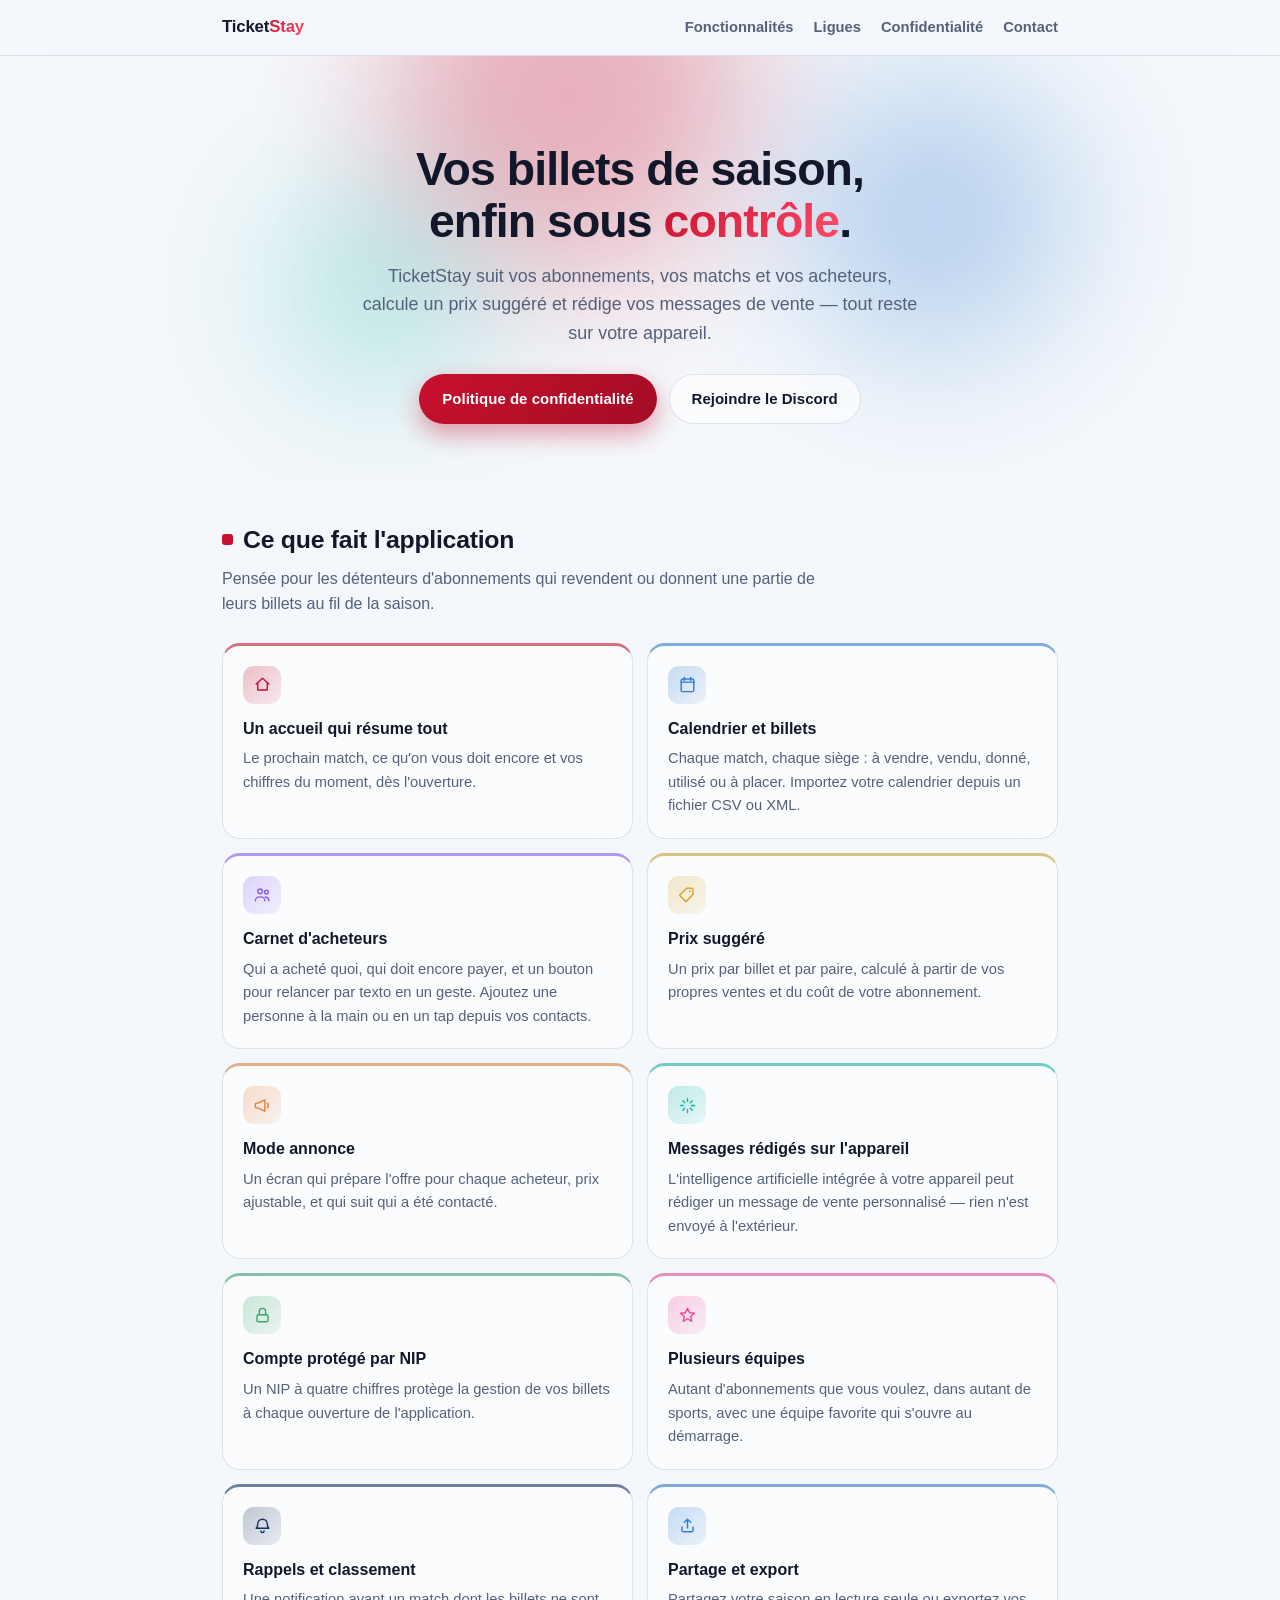
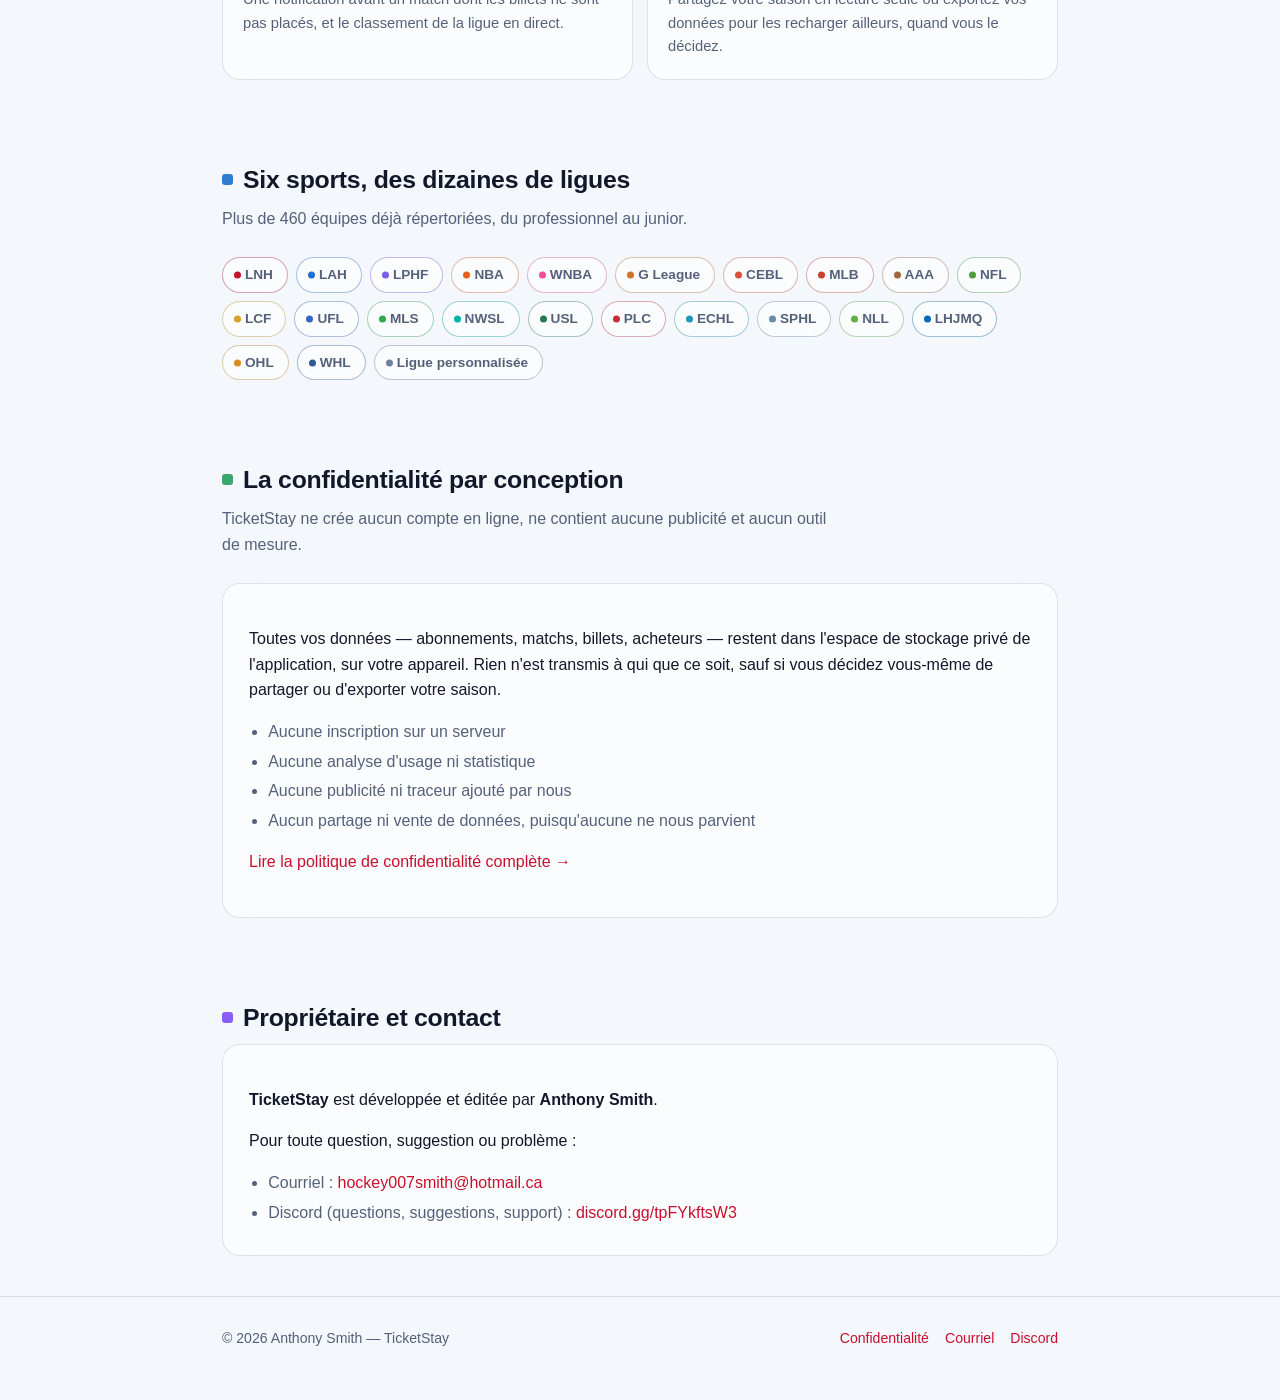
<file: index.html>
<!DOCTYPE html>
<html lang="fr-CA">
<head>
<meta charset="utf-8">
<meta name="viewport" content="width=device-width, initial-scale=1">
<title>TicketStay — Gérez vos billets de saison</title>
<meta name="description" content="TicketStay aide les détenteurs d'abonnements de saison à suivre leurs matchs, revendre ou donner leurs billets, et retrouver qui doit encore payer — entièrement sur l'appareil, sans compte en ligne.">
<link rel="stylesheet" href="style.css">
</head>
<body>

<nav class="top">
  <div class="wrap">
    <a class="brand" href="index.html">Ticket<span>Stay</span></a>
    <div class="navlinks">
      <a href="#fonctionnalites">Fonctionnalités</a>
      <a href="#ligues">Ligues</a>
      <a href="#confidentialite">Confidentialité</a>
      <a href="#contact">Contact</a>
    </div>
  </div>
</nav>

<header class="hero">
  <span class="orb un"></span>
  <span class="orb deux"></span>
  <span class="orb trois"></span>
  <div class="wrap">
    <h1>Vos billets de saison,<br>enfin sous <span>contrôle</span>.</h1>
    <p class="tagline">TicketStay suit vos abonnements, vos matchs et vos acheteurs, calcule un prix suggéré et rédige vos messages de vente — tout reste sur votre appareil.</p>
    <div class="cta-row">
      <a class="btn primary" href="privacy.html">Politique de confidentialité</a>
      <a class="btn ghost" href="https://discord.gg/tpFYkftsW3">Rejoindre le Discord</a>
    </div>
  </div>
</header>

<section id="fonctionnalites">
  <div class="wrap">
    <h2 class="section-title reveal"><span class="dot" style="--dot: var(--rouge);"></span>Ce que fait l'application</h2>
    <p class="section-lead reveal">Pensée pour les détenteurs d'abonnements qui revendent ou donnent une partie de leurs billets au fil de la saison.</p>
    <div class="grid">
      <div class="card reveal" style="--accent: var(--rouge);">
        <div class="icon-badge">
          <svg viewBox="0 0 24 24" fill="none" stroke="currentColor" stroke-width="1.8" stroke-linecap="round" stroke-linejoin="round"><path d="M4 11.5 12 4l8 7.5"/><path d="M6 10v9h12v-9"/></svg>
        </div>
        <h3>Un accueil qui résume tout</h3>
        <p>Le prochain match, ce qu'on vous doit encore et vos chiffres du moment, dès l'ouverture.</p>
      </div>
      <div class="card reveal" style="--accent: var(--bleu);">
        <div class="icon-badge">
          <svg viewBox="0 0 24 24" fill="none" stroke="currentColor" stroke-width="1.8" stroke-linecap="round" stroke-linejoin="round"><rect x="4" y="5" width="16" height="16" rx="2"/><path d="M4 9h16M8 3v4M16 3v4"/></svg>
        </div>
        <h3>Calendrier et billets</h3>
        <p>Chaque match, chaque siège : à vendre, vendu, donné, utilisé ou à placer. Importez votre calendrier depuis un fichier CSV ou XML.</p>
      </div>
      <div class="card reveal" style="--accent: var(--violet);">
        <div class="icon-badge">
          <svg viewBox="0 0 24 24" fill="none" stroke="currentColor" stroke-width="1.8" stroke-linecap="round" stroke-linejoin="round"><circle cx="9" cy="8" r="3"/><path d="M3 20c0-3 2.5-5 6-5s6 2 6 5"/><circle cx="17" cy="9" r="2.3"/><path d="M15.5 15.2c2.6.3 4.5 2 4.5 4.8"/></svg>
        </div>
        <h3>Carnet d'acheteurs</h3>
        <p>Qui a acheté quoi, qui doit encore payer, et un bouton pour relancer par texto en un geste. Ajoutez une personne à la main ou en un tap depuis vos contacts.</p>
      </div>
      <div class="card reveal" style="--accent: var(--or);">
        <div class="icon-badge">
          <svg viewBox="0 0 24 24" fill="none" stroke="currentColor" stroke-width="1.8" stroke-linecap="round" stroke-linejoin="round"><path d="M11 4h6a2 2 0 0 1 2 2v6l-9 9-8-8 9-9z"/><circle cx="15" cy="8" r="1.3" fill="currentColor" stroke="none"/></svg>
        </div>
        <h3>Prix suggéré</h3>
        <p>Un prix par billet et par paire, calculé à partir de vos propres ventes et du coût de votre abonnement.</p>
      </div>
      <div class="card reveal" style="--accent: var(--orange);">
        <div class="icon-badge">
          <svg viewBox="0 0 24 24" fill="none" stroke="currentColor" stroke-width="1.8" stroke-linecap="round" stroke-linejoin="round"><path d="M3 10v4a1 1 0 0 0 1 1h2l9 4V5L6 9H4a1 1 0 0 0-1 1z"/><path d="M18 9a4 4 0 0 1 0 6"/></svg>
        </div>
        <h3>Mode annonce</h3>
        <p>Un écran qui prépare l'offre pour chaque acheteur, prix ajustable, et qui suit qui a été contacté.</p>
      </div>
      <div class="card reveal" style="--accent: var(--teal);">
        <div class="icon-badge">
          <svg viewBox="0 0 24 24" fill="none" stroke="currentColor" stroke-width="1.8" stroke-linecap="round" stroke-linejoin="round"><path d="M12 3v4M12 17v4M3 12h4M17 12h4M6 6l2.5 2.5M15.5 15.5 18 18M18 6l-2.5 2.5M8.5 15.5 6 18"/></svg>
        </div>
        <h3>Messages rédigés sur l'appareil</h3>
        <p>L'intelligence artificielle intégrée à votre appareil peut rédiger un message de vente personnalisé — rien n'est envoyé à l'extérieur.</p>
      </div>
      <div class="card reveal" style="--accent: var(--vert);">
        <div class="icon-badge">
          <svg viewBox="0 0 24 24" fill="none" stroke="currentColor" stroke-width="1.8" stroke-linecap="round" stroke-linejoin="round"><rect x="5" y="11" width="14" height="9" rx="2"/><path d="M8 11V7a4 4 0 0 1 8 0v4"/></svg>
        </div>
        <h3>Compte protégé par NIP</h3>
        <p>Un NIP à quatre chiffres protège la gestion de vos billets à chaque ouverture de l'application.</p>
      </div>
      <div class="card reveal" style="--accent: var(--rose);">
        <div class="icon-badge">
          <svg viewBox="0 0 24 24" fill="none" stroke="currentColor" stroke-width="1.8" stroke-linecap="round" stroke-linejoin="round"><path d="M12 3l2.6 5.6 6.1.6-4.6 4.1 1.3 6-5.4-3.2-5.4 3.2 1.3-6-4.6-4.1 6.1-.6z"/></svg>
        </div>
        <h3>Plusieurs équipes</h3>
        <p>Autant d'abonnements que vous voulez, dans autant de sports, avec une équipe favorite qui s'ouvre au démarrage.</p>
      </div>
      <div class="card reveal" style="--accent: var(--marine);">
        <div class="icon-badge">
          <svg viewBox="0 0 24 24" fill="none" stroke="currentColor" stroke-width="1.8" stroke-linecap="round" stroke-linejoin="round"><path d="M6 10a6 6 0 0 1 12 0c0 3 1 4.5 2 5.5H4c1-1 2-2.5 2-5.5z"/><path d="M10 19a2 2 0 0 0 4 0"/></svg>
        </div>
        <h3>Rappels et classement</h3>
        <p>Une notification avant un match dont les billets ne sont pas placés, et le classement de la ligue en direct.</p>
      </div>
      <div class="card reveal" style="--accent: var(--bleu);">
        <div class="icon-badge">
          <svg viewBox="0 0 24 24" fill="none" stroke="currentColor" stroke-width="1.8" stroke-linecap="round" stroke-linejoin="round"><path d="M12 15V4M8 8l4-4 4 4"/><path d="M5 14v4a2 2 0 0 0 2 2h10a2 2 0 0 0 2-2v-4"/></svg>
        </div>
        <h3>Partage et export</h3>
        <p>Partagez votre saison en lecture seule ou exportez vos données pour les recharger ailleurs, quand vous le décidez.</p>
      </div>
    </div>
  </div>
</section>

<section id="ligues">
  <div class="wrap">
    <h2 class="section-title reveal"><span class="dot" style="--dot: var(--bleu);"></span>Six sports, des dizaines de ligues</h2>
    <p class="section-lead reveal">Plus de 460 équipes déjà répertoriées, du professionnel au junior.</p>
    <div class="leagues reveal">
      <span class="pill" style="--c:#C8102E;">LNH</span>
      <span class="pill" style="--c:#1E6FD9;">LAH</span>
      <span class="pill" style="--c:#7E5BEF;">LPHF</span>
      <span class="pill" style="--c:#E4611C;">NBA</span>
      <span class="pill" style="--c:#F04E98;">WNBA</span>
      <span class="pill" style="--c:#CD732D;">G League</span>
      <span class="pill" style="--c:#D9523D;">CEBL</span>
      <span class="pill" style="--c:#C9402F;">MLB</span>
      <span class="pill" style="--c:#A3673E;">AAA</span>
      <span class="pill" style="--c:#4C9F41;">NFL</span>
      <span class="pill" style="--c:#D8A128;">LCF</span>
      <span class="pill" style="--c:#3268C0;">UFL</span>
      <span class="pill" style="--c:#2FA84F;">MLS</span>
      <span class="pill" style="--c:#00B2A9;">NWSL</span>
      <span class="pill" style="--c:#217B52;">USL</span>
      <span class="pill" style="--c:#C72D38;">PLC</span>
      <span class="pill" style="--c:#2196BA;">ECHL</span>
      <span class="pill" style="--c:#6A8AAA;">SPHL</span>
      <span class="pill" style="--c:#5FAF4A;">NLL</span>
      <span class="pill" style="--c:#006AB3;">LHJMQ</span>
      <span class="pill" style="--c:#D98C21;">OHL</span>
      <span class="pill" style="--c:#2E5A96;">WHL</span>
      <span class="pill" style="--c:#6F80A3;">Ligue personnalisée</span>
    </div>
  </div>
</section>

<section id="confidentialite">
  <div class="wrap">
    <h2 class="section-title reveal"><span class="dot" style="--dot: var(--vert);"></span>La confidentialité par conception</h2>
    <p class="section-lead reveal">TicketStay ne crée aucun compte en ligne, ne contient aucune publicité et aucun outil de mesure.</p>
    <div class="panel reveal">
      <p>Toutes vos données — abonnements, matchs, billets, acheteurs — restent dans l'espace de stockage privé de l'application, sur votre appareil. Rien n'est transmis à qui que ce soit, sauf si vous décidez vous-même de partager ou d'exporter votre saison.</p>
      <ul>
        <li>Aucune inscription sur un serveur</li>
        <li>Aucune analyse d'usage ni statistique</li>
        <li>Aucune publicité ni traceur ajouté par nous</li>
        <li>Aucun partage ni vente de données, puisqu'aucune ne nous parvient</li>
      </ul>
      <p style="margin-top: 16px;"><a href="privacy.html">Lire la politique de confidentialité complète →</a></p>
    </div>
  </div>
</section>

<section id="contact">
  <div class="wrap">
    <h2 class="section-title reveal"><span class="dot" style="--dot: var(--violet);"></span>Propriétaire et contact</h2>
    <div class="panel reveal">
      <p><strong>TicketStay</strong> est développée et éditée par <strong>Anthony Smith</strong>.</p>
      <p>Pour toute question, suggestion ou problème :</p>
      <ul>
        <li>Courriel : <a href="mailto:hockey007smith@hotmail.ca">hockey007smith@hotmail.ca</a></li>
        <li>Discord (questions, suggestions, support) : <a href="https://discord.gg/tpFYkftsW3">discord.gg/tpFYkftsW3</a></li>
      </ul>
    </div>
  </div>
</section>

<footer>
  <div class="wrap">
    <span>© 2026 Anthony Smith — TicketStay</span>
    <div class="footlinks">
      <a href="privacy.html">Confidentialité</a>
      <a href="mailto:hockey007smith@hotmail.ca">Courriel</a>
      <a href="https://discord.gg/tpFYkftsW3">Discord</a>
    </div>
  </div>
</footer>

<script>
if (!window.matchMedia('(prefers-reduced-motion: reduce)').matches && 'IntersectionObserver' in window) {
  var observateur = new IntersectionObserver(function (entrees) {
    entrees.forEach(function (entree) {
      if (entree.isIntersecting) {
        entree.target.classList.add('in-view');
        observateur.unobserve(entree.target);
      }
    });
  }, { threshold: 0.15 });
  document.querySelectorAll('.reveal').forEach(function (el) { observateur.observe(el); });
} else {
  document.querySelectorAll('.reveal').forEach(function (el) { el.classList.add('in-view'); });
}
</script>

</body>
</html>
</file>
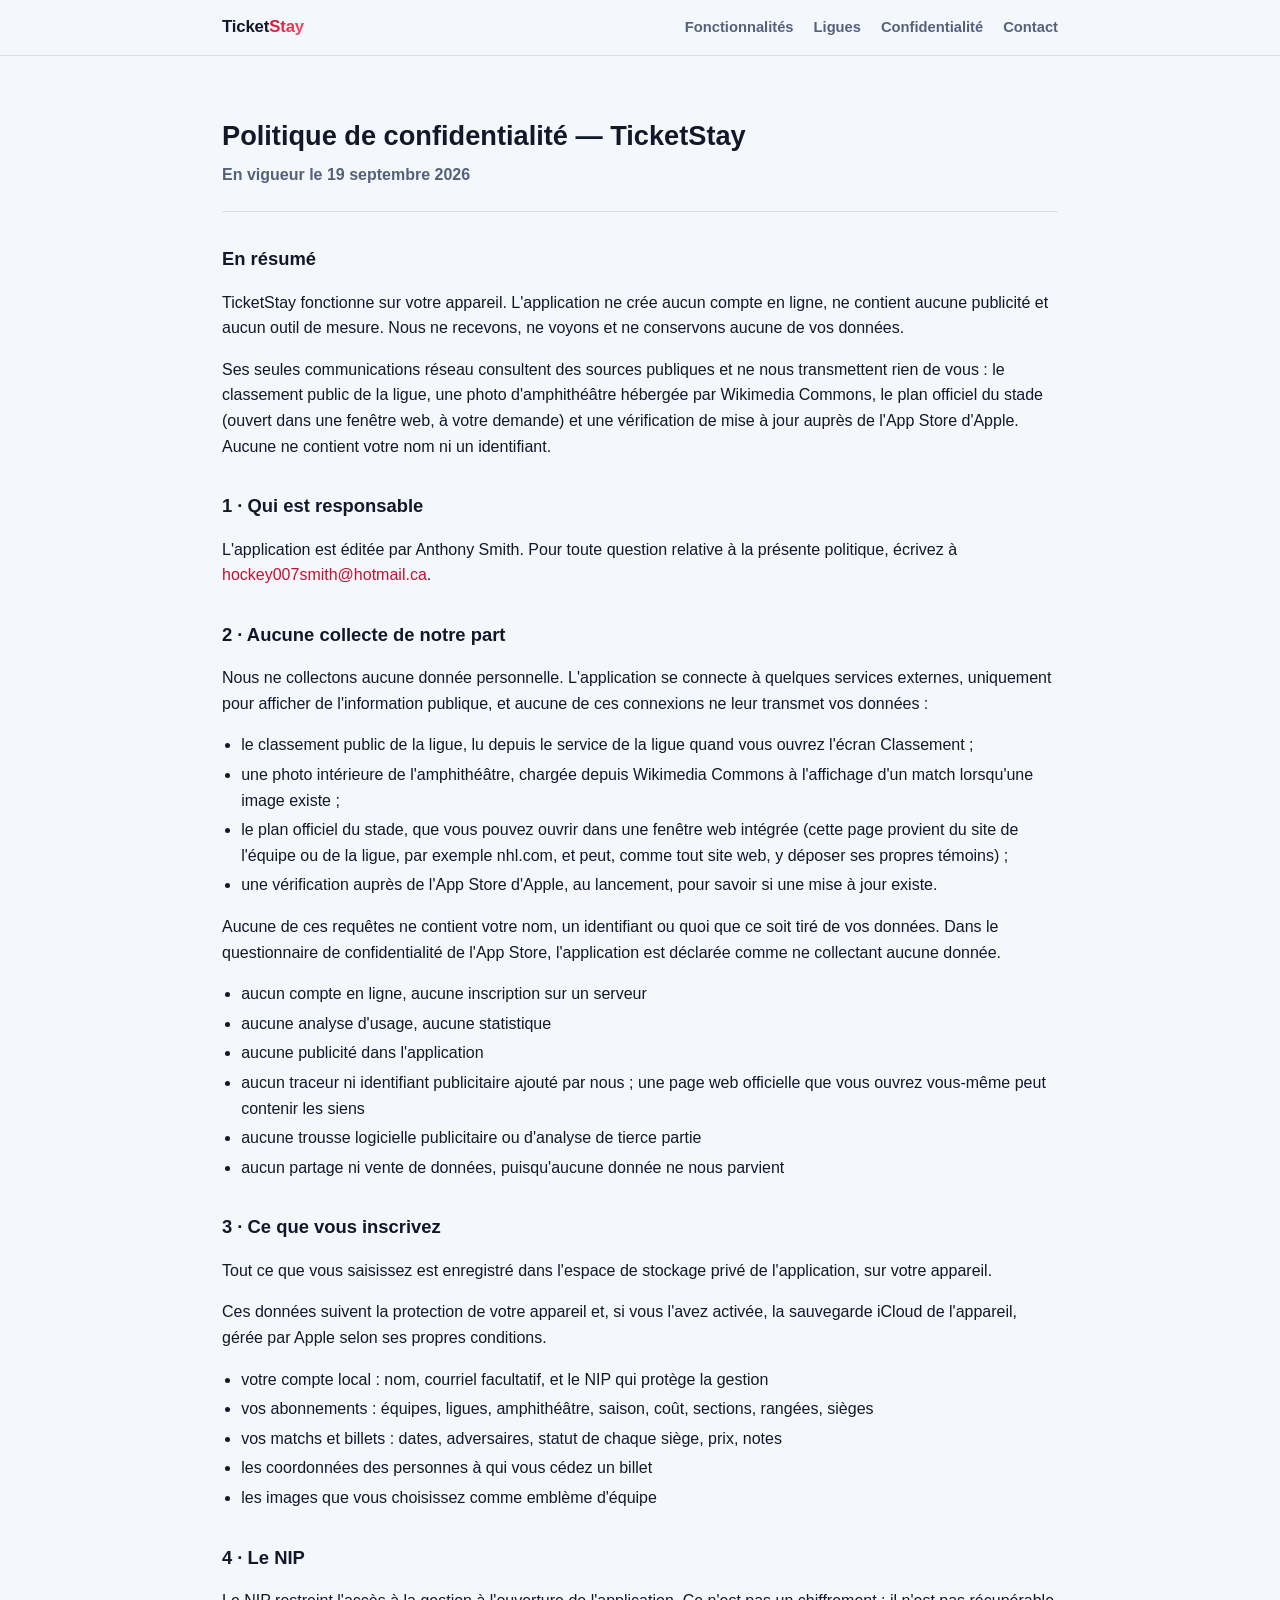
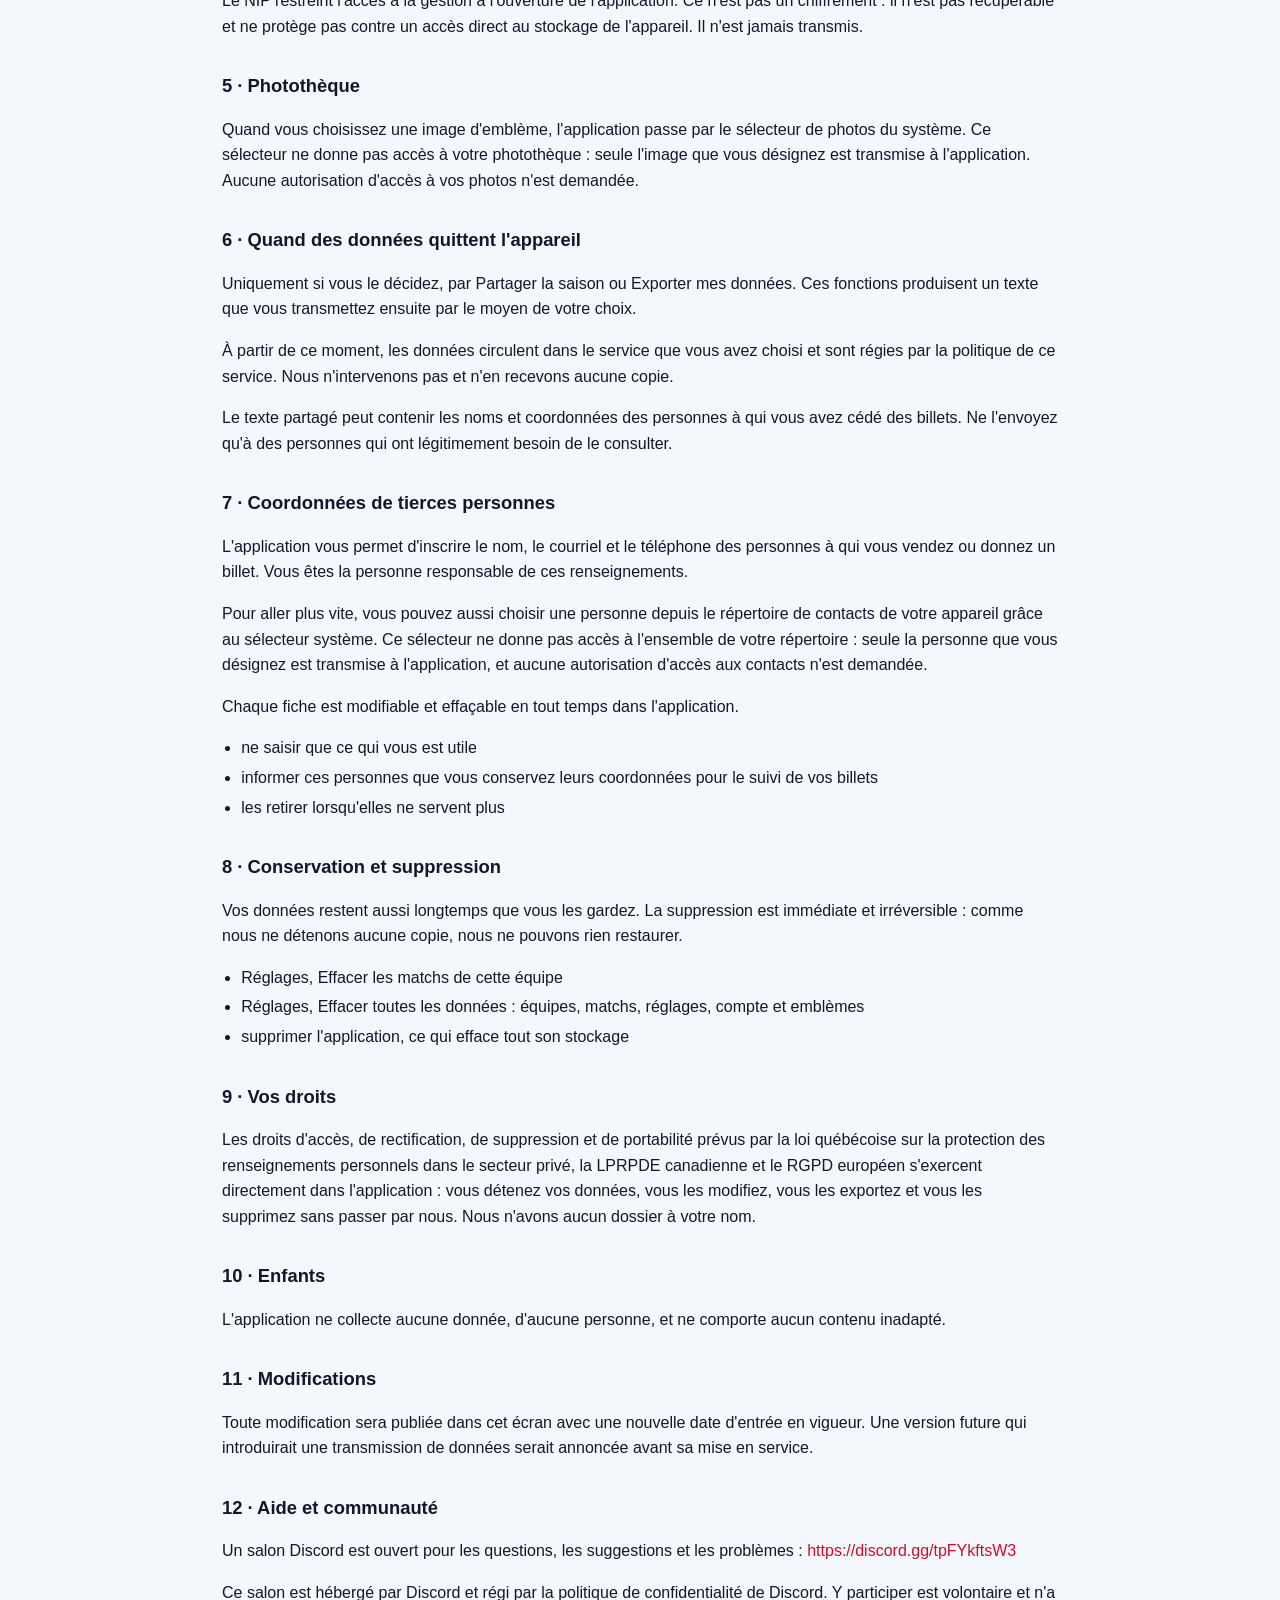
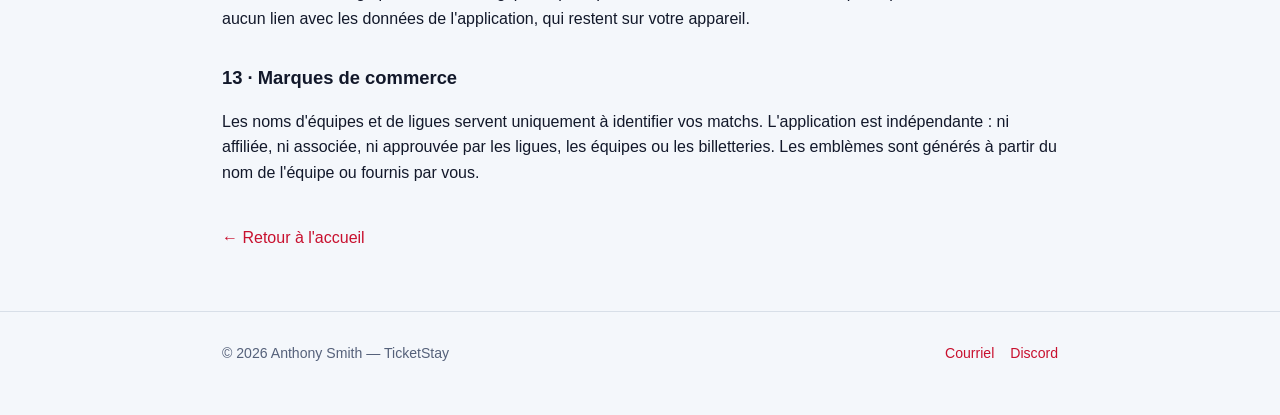
<file: privacy.html>
<!DOCTYPE html>
<html lang="fr-CA">
<head>
<meta charset="utf-8">
<meta name="viewport" content="width=device-width, initial-scale=1">
<title>Politique de confidentialité — TicketStay</title>
<meta name="description" content="Politique de confidentialité de TicketStay : aucune collecte de données, tout reste sur votre appareil.">
<link rel="stylesheet" href="style.css">
</head>
<body>

<nav class="top">
  <div class="wrap">
    <a class="brand" href="index.html">Ticket<span>Stay</span></a>
    <div class="navlinks">
      <a href="index.html#fonctionnalites">Fonctionnalités</a>
      <a href="index.html#ligues">Ligues</a>
      <a href="index.html#confidentialite">Confidentialité</a>
      <a href="index.html#contact">Contact</a>
    </div>
  </div>
</nav>

<div class="wrap policy" style="padding-top: 40px;">

<h1>Politique de confidentialité — TicketStay</h1>
<p class="date">En vigueur le 19 septembre 2026</p>

<hr>

<h2>En résumé</h2>
<p>TicketStay fonctionne sur votre appareil. L'application ne crée aucun compte en ligne, ne contient aucune publicité et aucun outil de mesure. Nous ne recevons, ne voyons et ne conservons aucune de vos données.</p>
<p>Ses seules communications réseau consultent des sources publiques et ne nous transmettent rien de vous : le classement public de la ligue, une photo d'amphithéâtre hébergée par Wikimedia Commons, le plan officiel du stade (ouvert dans une fenêtre web, à votre demande) et une vérification de mise à jour auprès de l'App Store d'Apple. Aucune ne contient votre nom ni un identifiant.</p>

<h2>1 · Qui est responsable</h2>
<p>L'application est éditée par Anthony Smith. Pour toute question relative à la présente politique, écrivez à <a href="mailto:hockey007smith@hotmail.ca">hockey007smith@hotmail.ca</a>.</p>

<h2>2 · Aucune collecte de notre part</h2>
<p>Nous ne collectons aucune donnée personnelle. L'application se connecte à quelques services externes, uniquement pour afficher de l'information publique, et aucune de ces connexions ne leur transmet vos données :</p>
<ul>
  <li>le classement public de la ligue, lu depuis le service de la ligue quand vous ouvrez l'écran Classement ;</li>
  <li>une photo intérieure de l'amphithéâtre, chargée depuis Wikimedia Commons à l'affichage d'un match lorsqu'une image existe ;</li>
  <li>le plan officiel du stade, que vous pouvez ouvrir dans une fenêtre web intégrée (cette page provient du site de l'équipe ou de la ligue, par exemple nhl.com, et peut, comme tout site web, y déposer ses propres témoins) ;</li>
  <li>une vérification auprès de l'App Store d'Apple, au lancement, pour savoir si une mise à jour existe.</li>
</ul>
<p>Aucune de ces requêtes ne contient votre nom, un identifiant ou quoi que ce soit tiré de vos données. Dans le questionnaire de confidentialité de l'App Store, l'application est déclarée comme ne collectant aucune donnée.</p>
<ul>
  <li>aucun compte en ligne, aucune inscription sur un serveur</li>
  <li>aucune analyse d'usage, aucune statistique</li>
  <li>aucune publicité dans l'application</li>
  <li>aucun traceur ni identifiant publicitaire ajouté par nous ; une page web officielle que vous ouvrez vous-même peut contenir les siens</li>
  <li>aucune trousse logicielle publicitaire ou d'analyse de tierce partie</li>
  <li>aucun partage ni vente de données, puisqu'aucune donnée ne nous parvient</li>
</ul>

<h2>3 · Ce que vous inscrivez</h2>
<p>Tout ce que vous saisissez est enregistré dans l'espace de stockage privé de l'application, sur votre appareil.</p>
<p>Ces données suivent la protection de votre appareil et, si vous l'avez activée, la sauvegarde iCloud de l'appareil, gérée par Apple selon ses propres conditions.</p>
<ul>
  <li>votre compte local : nom, courriel facultatif, et le NIP qui protège la gestion</li>
  <li>vos abonnements : équipes, ligues, amphithéâtre, saison, coût, sections, rangées, sièges</li>
  <li>vos matchs et billets : dates, adversaires, statut de chaque siège, prix, notes</li>
  <li>les coordonnées des personnes à qui vous cédez un billet</li>
  <li>les images que vous choisissez comme emblème d'équipe</li>
</ul>

<h2>4 · Le NIP</h2>
<p>Le NIP restreint l'accès à la gestion à l'ouverture de l'application. Ce n'est pas un chiffrement : il n'est pas récupérable et ne protège pas contre un accès direct au stockage de l'appareil. Il n'est jamais transmis.</p>

<h2>5 · Photothèque</h2>
<p>Quand vous choisissez une image d'emblème, l'application passe par le sélecteur de photos du système. Ce sélecteur ne donne pas accès à votre photothèque : seule l'image que vous désignez est transmise à l'application. Aucune autorisation d'accès à vos photos n'est demandée.</p>

<h2>6 · Quand des données quittent l'appareil</h2>
<p>Uniquement si vous le décidez, par Partager la saison ou Exporter mes données. Ces fonctions produisent un texte que vous transmettez ensuite par le moyen de votre choix.</p>
<p>À partir de ce moment, les données circulent dans le service que vous avez choisi et sont régies par la politique de ce service. Nous n'intervenons pas et n'en recevons aucune copie.</p>
<p>Le texte partagé peut contenir les noms et coordonnées des personnes à qui vous avez cédé des billets. Ne l'envoyez qu'à des personnes qui ont légitimement besoin de le consulter.</p>

<h2>7 · Coordonnées de tierces personnes</h2>
<p>L'application vous permet d'inscrire le nom, le courriel et le téléphone des personnes à qui vous vendez ou donnez un billet. Vous êtes la personne responsable de ces renseignements.</p>
<p>Pour aller plus vite, vous pouvez aussi choisir une personne depuis le répertoire de contacts de votre appareil grâce au sélecteur système. Ce sélecteur ne donne pas accès à l'ensemble de votre répertoire : seule la personne que vous désignez est transmise à l'application, et aucune autorisation d'accès aux contacts n'est demandée.</p>
<p>Chaque fiche est modifiable et effaçable en tout temps dans l'application.</p>
<ul>
  <li>ne saisir que ce qui vous est utile</li>
  <li>informer ces personnes que vous conservez leurs coordonnées pour le suivi de vos billets</li>
  <li>les retirer lorsqu'elles ne servent plus</li>
</ul>

<h2>8 · Conservation et suppression</h2>
<p>Vos données restent aussi longtemps que vous les gardez. La suppression est immédiate et irréversible : comme nous ne détenons aucune copie, nous ne pouvons rien restaurer.</p>
<ul>
  <li>Réglages, Effacer les matchs de cette équipe</li>
  <li>Réglages, Effacer toutes les données : équipes, matchs, réglages, compte et emblèmes</li>
  <li>supprimer l'application, ce qui efface tout son stockage</li>
</ul>

<h2>9 · Vos droits</h2>
<p>Les droits d'accès, de rectification, de suppression et de portabilité prévus par la loi québécoise sur la protection des renseignements personnels dans le secteur privé, la LPRPDE canadienne et le RGPD européen s'exercent directement dans l'application : vous détenez vos données, vous les modifiez, vous les exportez et vous les supprimez sans passer par nous. Nous n'avons aucun dossier à votre nom.</p>

<h2>10 · Enfants</h2>
<p>L'application ne collecte aucune donnée, d'aucune personne, et ne comporte aucun contenu inadapté.</p>

<h2>11 · Modifications</h2>
<p>Toute modification sera publiée dans cet écran avec une nouvelle date d'entrée en vigueur. Une version future qui introduirait une transmission de données serait annoncée avant sa mise en service.</p>

<h2>12 · Aide et communauté</h2>
<p>Un salon Discord est ouvert pour les questions, les suggestions et les problèmes : <a href="https://discord.gg/tpFYkftsW3">https://discord.gg/tpFYkftsW3</a></p>
<p>Ce salon est hébergé par Discord et régi par la politique de confidentialité de Discord. Y participer est volontaire et n'a aucun lien avec les données de l'application, qui restent sur votre appareil.</p>

<h2>13 · Marques de commerce</h2>
<p>Les noms d'équipes et de ligues servent uniquement à identifier vos matchs. L'application est indépendante : ni affiliée, ni associée, ni approuvée par les ligues, les équipes ou les billetteries. Les emblèmes sont générés à partir du nom de l'équipe ou fournis par vous.</p>

<p style="margin: 40px 0 60px;"><a href="index.html">← Retour à l'accueil</a></p>

</div>

<footer>
  <div class="wrap">
    <span>© 2026 Anthony Smith — TicketStay</span>
    <div class="footlinks">
      <a href="mailto:hockey007smith@hotmail.ca">Courriel</a>
      <a href="https://discord.gg/tpFYkftsW3">Discord</a>
    </div>
  </div>
</footer>

</body>
</html>
</file>
<file: style.css>
:root {
  color-scheme: light dark;
  --nuit: #0A1628;
  --marine: #12315C;
  --rouge: #C8102E;
  --rouge-vif: #ff4d6a;
  --glace: #E8F0F8;
  --acier: #7E8CA0;
  --bleu: #2f7dd1;
  --violet: #8b5cf6;
  --or: #d4a72c;
  --orange: #e2823a;
  --teal: #14b8a6;
  --vert: #3aa66b;
  --rose: #ec4899;
  --fg: #12182a;
  --bg: #f4f7fb;
  --card-bg: rgba(255, 255, 255, 0.6);
  --card-border: rgba(18, 49, 92, 0.12);
  --muted: #55617a;
  --shadow: rgba(18, 49, 92, 0.14);
}

@media (prefers-color-scheme: dark) {
  :root {
    --fg: var(--glace);
    --bg: var(--nuit);
    --card-bg: rgba(232, 240, 248, 0.06);
    --card-border: rgba(232, 240, 248, 0.14);
    --muted: #9fb0c4;
    --shadow: rgba(0, 0, 0, 0.45);
  }
}

* { box-sizing: border-box; }

html, body {
  margin: 0;
  padding: 0;
}

html { scroll-behavior: smooth; }

body {
  font-family: -apple-system, "SF Pro Text", "Helvetica Neue", Arial, sans-serif;
  color: var(--fg);
  background: var(--bg);
  line-height: 1.6;
  -webkit-font-smoothing: antialiased;
}

a { color: var(--rouge); text-decoration: none; }
a:hover { text-decoration: underline; }

.wrap {
  max-width: 880px;
  margin: 0 auto;
  padding: 0 22px;
}

nav.top {
  position: sticky;
  top: 0;
  z-index: 10;
  backdrop-filter: blur(20px) saturate(1.4);
  -webkit-backdrop-filter: blur(20px) saturate(1.4);
  background: color-mix(in srgb, var(--bg) 72%, transparent);
  border-bottom: 1px solid var(--card-border);
}

nav.top .wrap {
  display: flex;
  align-items: center;
  justify-content: space-between;
  padding-top: 14px;
  padding-bottom: 14px;
}

.brand {
  font-weight: 800;
  font-size: 1.05rem;
  letter-spacing: -0.01em;
  color: var(--fg) !important;
  text-decoration: none;
}

.brand span {
  background: linear-gradient(135deg, var(--rouge), var(--rouge-vif));
  -webkit-background-clip: text;
  background-clip: text;
  color: transparent;
}

.navlinks { display: flex; gap: 20px; font-size: 0.92rem; font-weight: 600; }
.navlinks a { color: var(--muted); transition: color 0.15s ease; }
.navlinks a:hover { color: var(--rouge); text-decoration: none; }

header.hero {
  position: relative;
  padding: 88px 0 56px;
  text-align: center;
  overflow: hidden;
}

.orb {
  position: absolute;
  z-index: -1;
  border-radius: 50%;
  filter: blur(70px);
  opacity: 0.30;
  pointer-events: none;
}

.orb.un {
  width: 360px;
  height: 360px;
  background: var(--rouge);
  top: -140px;
  left: 50%;
  transform: translateX(-70%);
}

.orb.deux {
  width: 280px;
  height: 280px;
  background: var(--bleu);
  top: 20px;
  left: 62%;
}

.orb.trois {
  width: 200px;
  height: 200px;
  background: var(--teal);
  top: 130px;
  left: 22%;
}

@keyframes derive {
  0%, 100% { transform: translate(0, 0); }
  50% { transform: translate(12px, -16px); }
}

.orb { animation: derive 16s ease-in-out infinite; }
.orb.deux { animation-duration: 20s; animation-delay: -4s; }
.orb.trois { animation-duration: 24s; animation-delay: -9s; }

header.hero h1 {
  font-size: clamp(2.1rem, 5vw, 2.9rem);
  font-weight: 800;
  letter-spacing: -0.02em;
  line-height: 1.12;
  margin: 0 0 14px;
}

header.hero h1 span {
  background: linear-gradient(135deg, var(--rouge), var(--rouge-vif));
  -webkit-background-clip: text;
  background-clip: text;
  color: transparent;
}

header.hero p.tagline {
  font-size: 1.12rem;
  color: var(--muted);
  max-width: 560px;
  margin: 0 auto 26px;
}

.cta-row {
  display: flex;
  gap: 12px;
  justify-content: center;
  flex-wrap: wrap;
}

.btn {
  display: inline-block;
  padding: 12px 22px;
  border-radius: 999px;
  font-weight: 700;
  font-size: 0.94rem;
  border: 1px solid var(--card-border);
  transition: transform 0.18s ease, box-shadow 0.18s ease, border-color 0.18s ease, opacity 0.18s ease;
}

.btn.primary {
  background: linear-gradient(135deg, var(--rouge), #a30d24);
  color: white;
  border-color: transparent;
  box-shadow: 0 10px 24px color-mix(in srgb, var(--rouge) 40%, transparent);
}
.btn.primary:hover {
  text-decoration: none;
  transform: translateY(-2px);
  box-shadow: 0 14px 30px color-mix(in srgb, var(--rouge) 50%, transparent);
}

.btn.ghost {
  background: var(--card-bg);
  color: var(--fg);
  backdrop-filter: blur(12px);
}
.btn.ghost:hover {
  text-decoration: none;
  border-color: var(--rouge);
  transform: translateY(-2px);
}

section { padding: 40px 0; }

h2.section-title {
  font-size: 1.55rem;
  font-weight: 800;
  letter-spacing: -0.01em;
  margin: 0 0 6px;
}

.section-title .dot {
  display: inline-block;
  width: 11px;
  height: 11px;
  border-radius: 3px;
  margin-right: 10px;
  vertical-align: middle;
  transform: translateY(-2px);
  background: var(--dot, var(--rouge));
}

p.section-lead {
  color: var(--muted);
  margin: 0 0 26px;
  max-width: 620px;
}

.grid {
  display: grid;
  grid-template-columns: repeat(2, 1fr);
  gap: 14px;
}

@media (max-width: 620px) {
  .grid { grid-template-columns: 1fr; }
}

.card {
  --accent: var(--rouge);
  background: var(--card-bg);
  border: 1px solid var(--card-border);
  border-top: 3px solid color-mix(in srgb, var(--accent) 55%, var(--card-border));
  border-radius: 18px;
  padding: 20px;
  backdrop-filter: blur(16px);
  -webkit-backdrop-filter: blur(16px);
  transition: transform 0.22s ease, box-shadow 0.22s ease, border-color 0.22s ease;
}

.card:hover {
  transform: translateY(-4px);
  box-shadow: 0 16px 32px var(--shadow);
  border-color: color-mix(in srgb, var(--accent) 40%, var(--card-border));
}

.icon-badge {
  width: 38px;
  height: 38px;
  border-radius: 11px;
  display: flex;
  align-items: center;
  justify-content: center;
  margin-bottom: 12px;
  background: linear-gradient(135deg, color-mix(in srgb, var(--accent) 26%, transparent), color-mix(in srgb, var(--accent) 8%, transparent));
  color: var(--accent);
}

.icon-badge svg { width: 19px; height: 19px; }

.card h3 {
  margin: 0 0 6px;
  font-size: 1rem;
  font-weight: 700;
}

.card p {
  margin: 0;
  font-size: 0.92rem;
  color: var(--muted);
}

.leagues {
  display: flex;
  flex-wrap: wrap;
  gap: 8px;
}

.pill {
  --c: var(--acier);
  position: relative;
  background: var(--card-bg);
  border: 1px solid color-mix(in srgb, var(--c) 30%, var(--card-border));
  border-radius: 999px;
  padding: 6px 14px 6px 22px;
  font-size: 0.85rem;
  font-weight: 600;
  color: var(--muted);
  transition: border-color 0.15s ease, color 0.15s ease, transform 0.15s ease;
}

.pill::before {
  content: "";
  position: absolute;
  left: 11px;
  top: 50%;
  width: 7px;
  height: 7px;
  border-radius: 50%;
  transform: translateY(-50%);
  background: var(--c);
}

.pill:hover {
  border-color: color-mix(in srgb, var(--c) 55%, var(--card-border));
  color: var(--fg);
  transform: translateY(-1px);
}

.panel {
  background: var(--card-bg);
  border: 1px solid var(--card-border);
  border-radius: 18px;
  padding: 26px;
  backdrop-filter: blur(16px);
  -webkit-backdrop-filter: blur(16px);
}

.panel ul { padding-left: 1.2rem; margin: 10px 0 0; }
.panel li { margin: 4px 0; color: var(--muted); }

footer {
  border-top: 1px solid var(--card-border);
  padding: 30px 0 50px;
  color: var(--muted);
  font-size: 0.88rem;
}

footer .wrap {
  display: flex;
  justify-content: space-between;
  align-items: center;
  flex-wrap: wrap;
  gap: 10px;
}

footer .footlinks { display: flex; gap: 16px; }
footer .footlinks a:hover { text-decoration: none; color: var(--rouge); }

/* Apparition douce au défilement */
.reveal {
  opacity: 0;
  transform: translateY(18px);
  transition: opacity 0.6s ease, transform 0.6s ease;
}
.reveal.in-view { opacity: 1; transform: none; }

@media (prefers-reduced-motion: reduce) {
  html { scroll-behavior: auto; }
  .reveal { opacity: 1; transform: none; transition: none; }
  .card, .btn, .pill { transition: none; }
  .orb { animation: none; }
}

/* Politique de confidentialité */
.policy h1 { font-size: 1.7rem; margin-bottom: 4px; }
.policy h2 { font-size: 1.15rem; margin-top: 2rem; }
.policy .date { color: var(--muted); font-weight: 600; margin-top: 0; }
.policy ul { padding-left: 1.2rem; }
.policy li { margin: 4px 0; }
.policy hr { border: none; border-top: 1px solid var(--card-border); margin: 1.5rem 0; }
</file>
